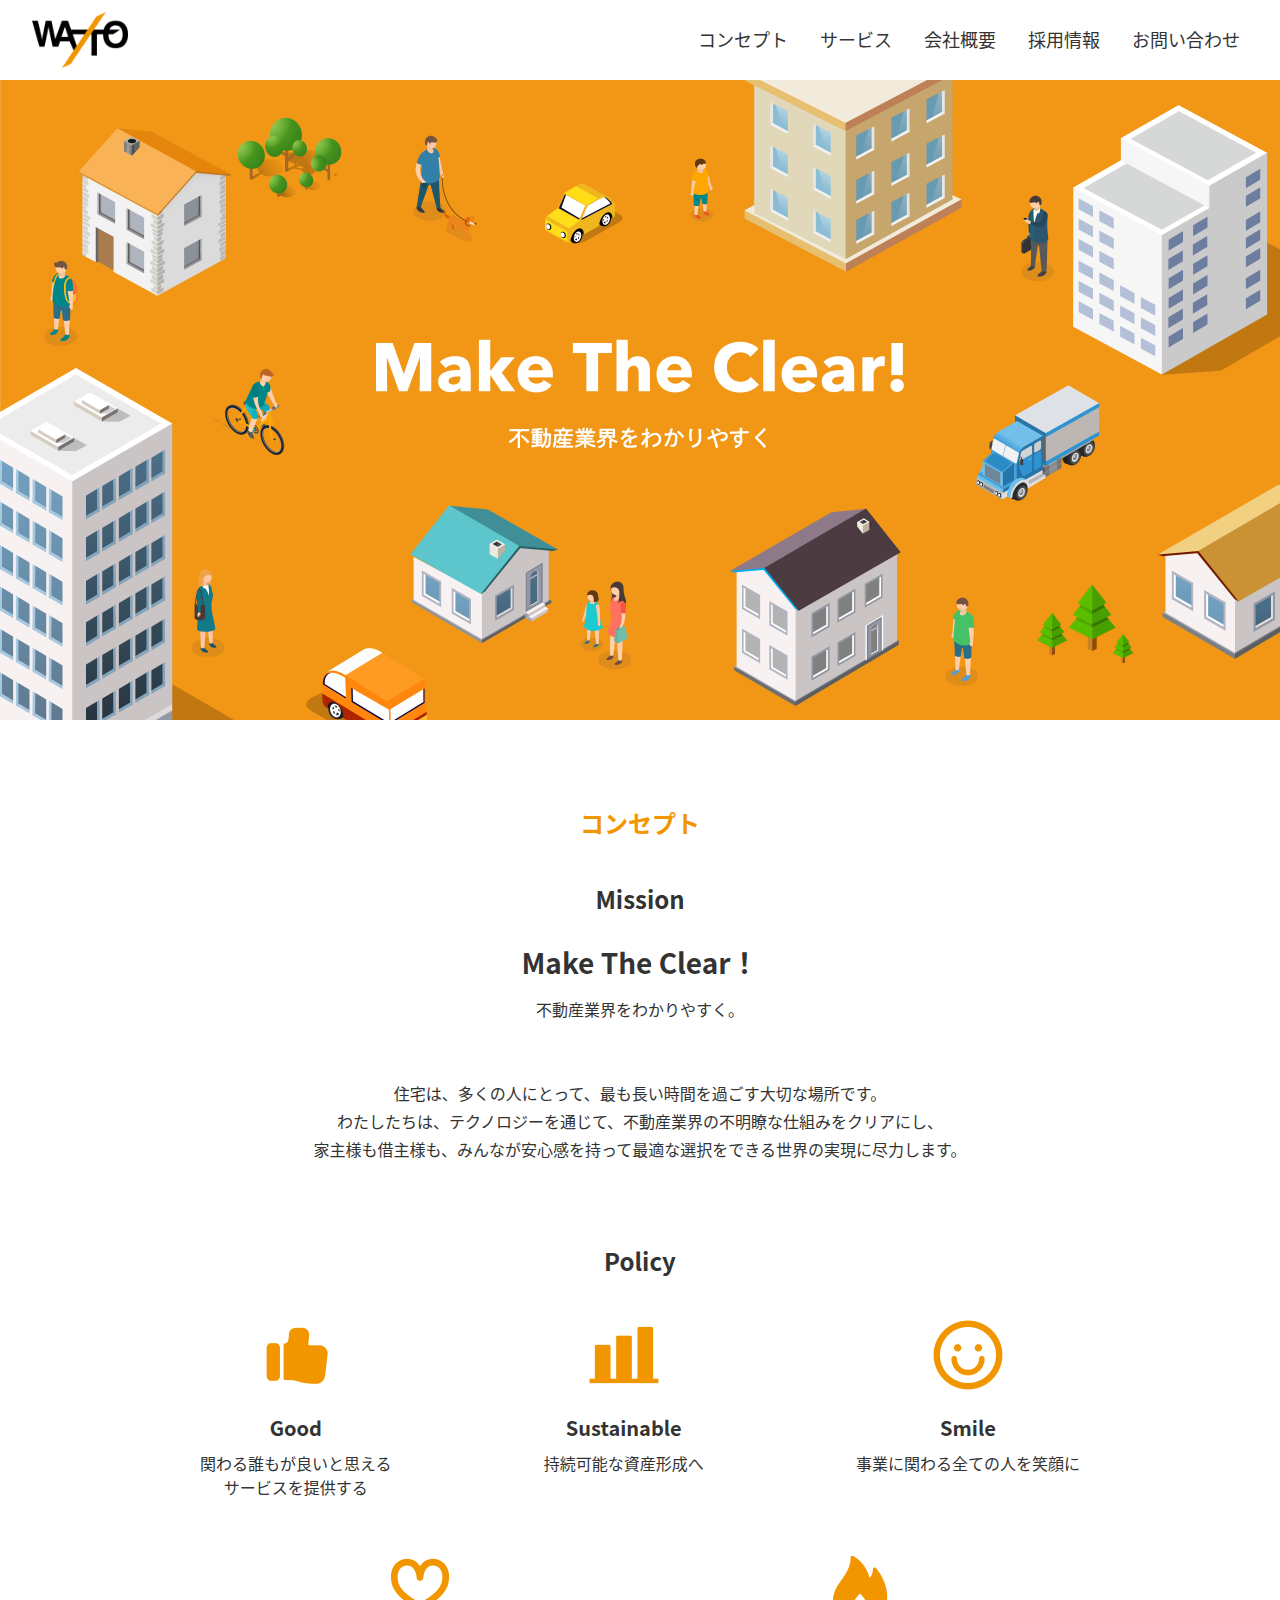
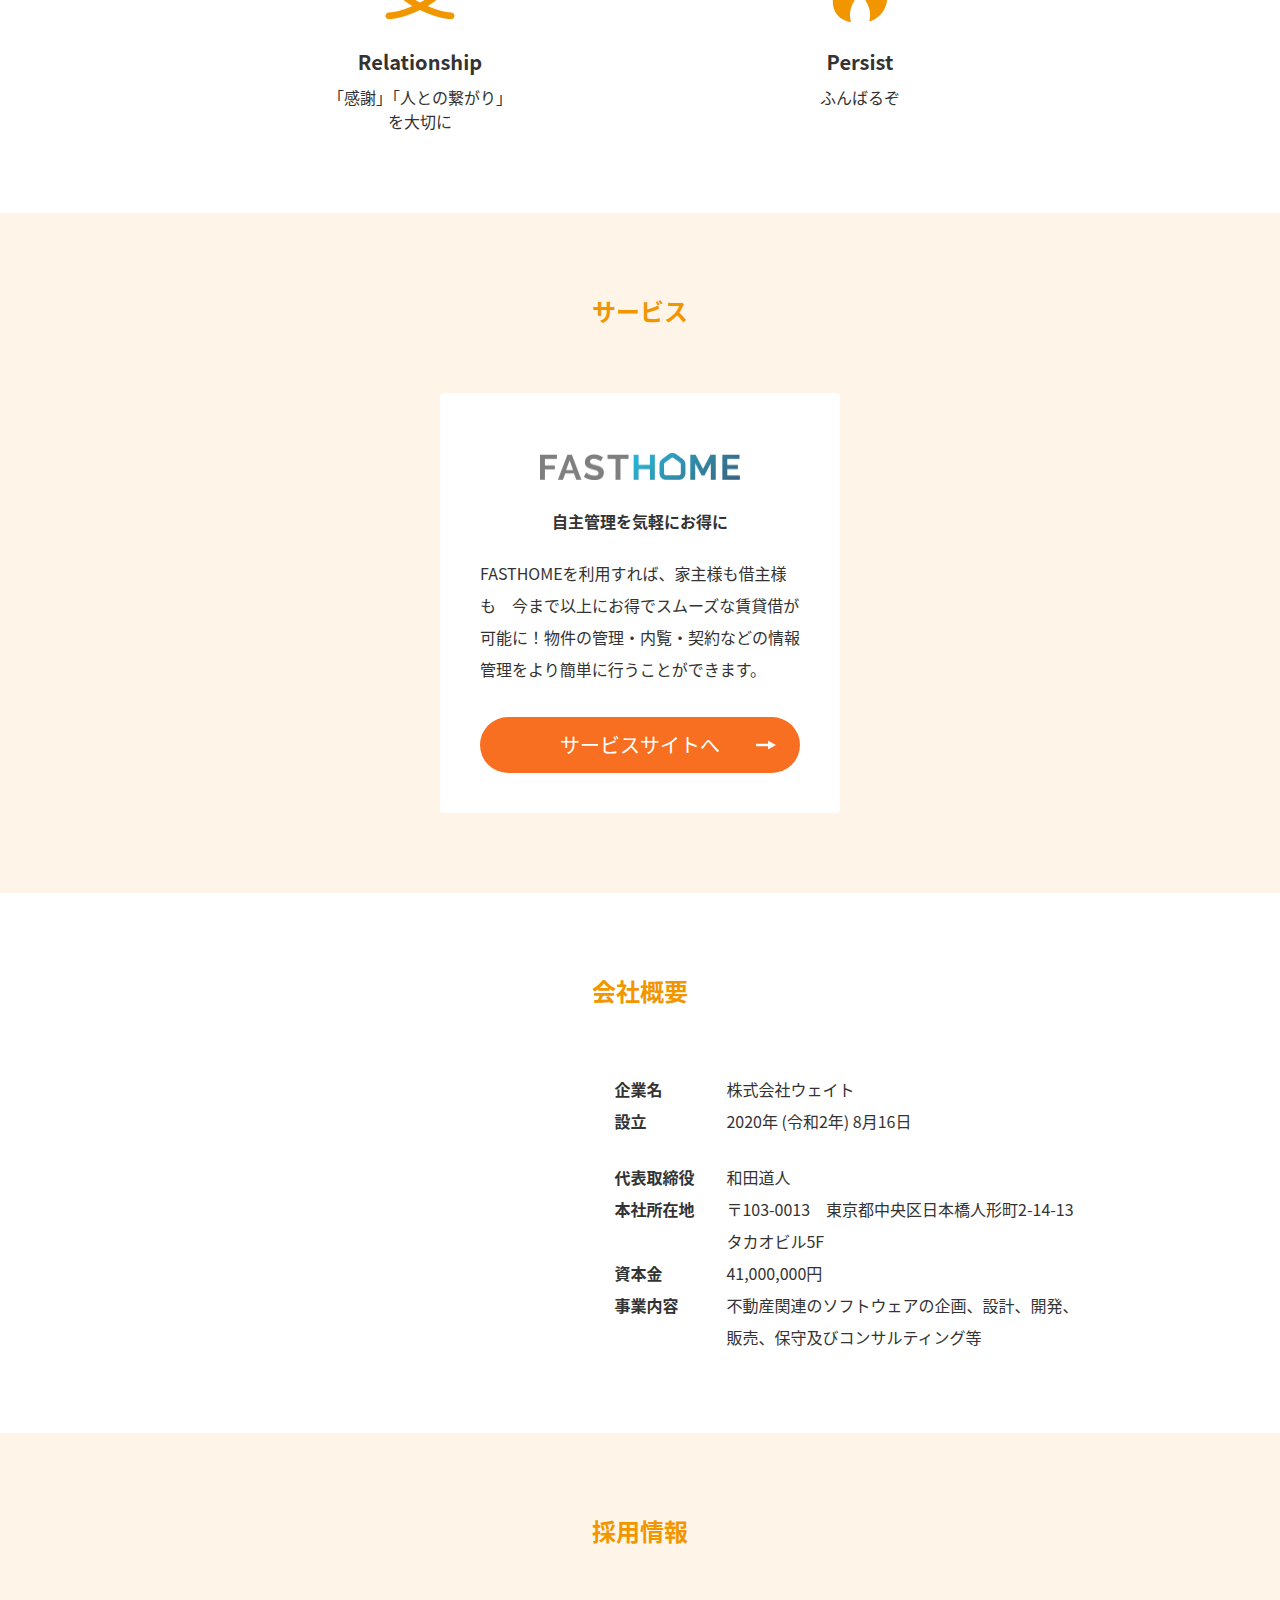
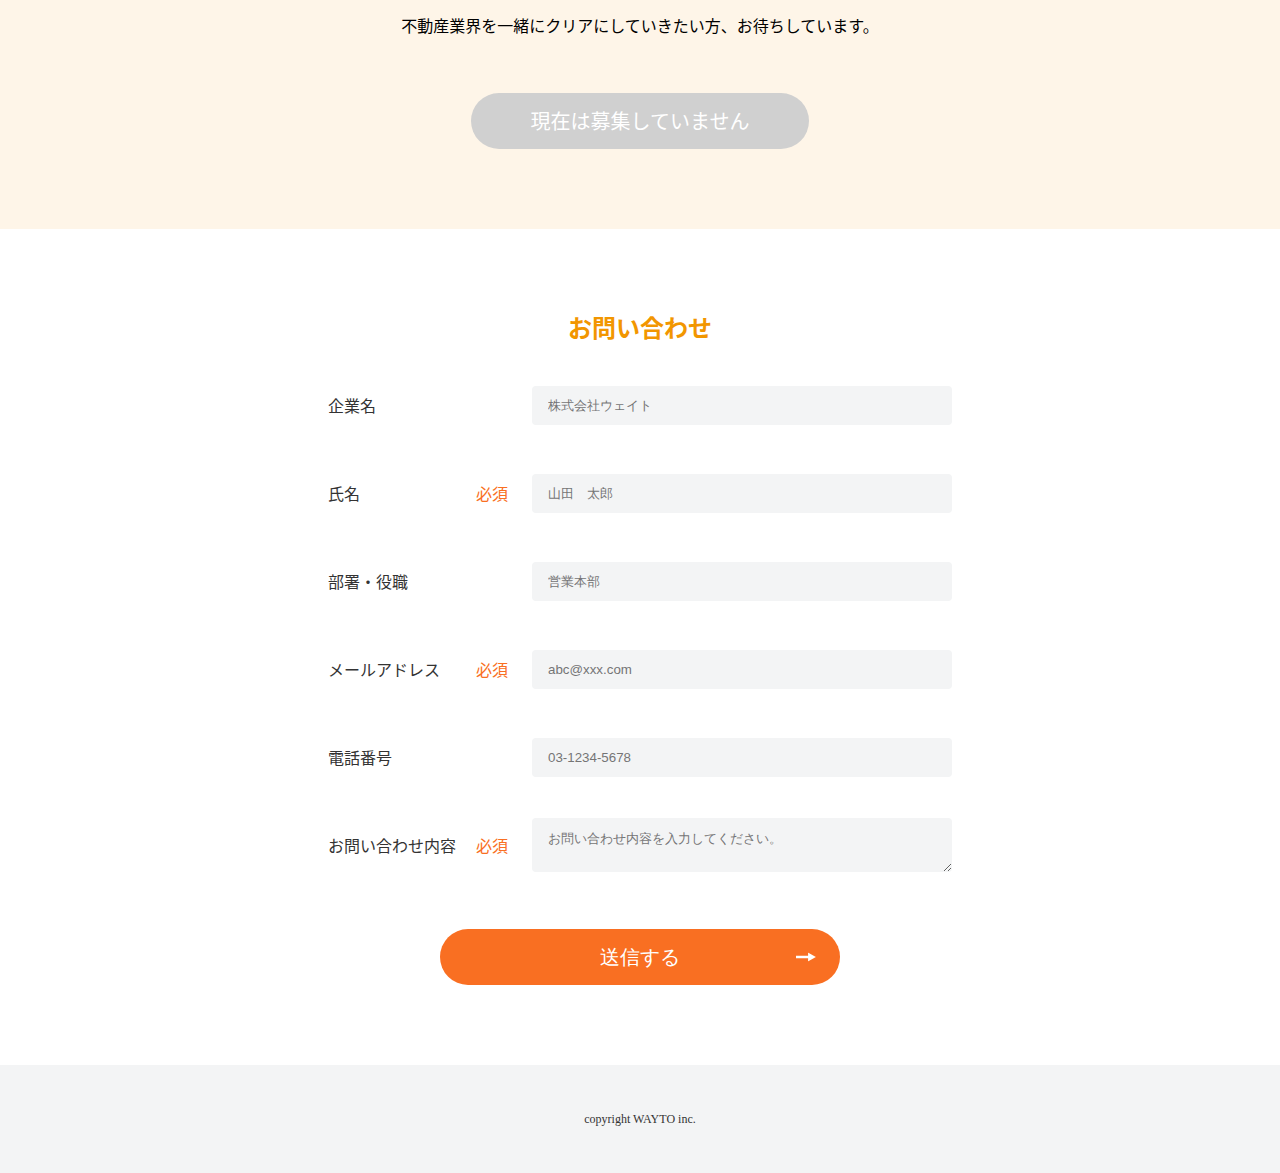
<file: index.html>
<!DOCTYPE html>
<html>
  <head>
	  <title></title>
	  <meta name="viewport" content="width=device-width,initial-scale=1, minimum-scale=1.0, maximum-scale=1.0, user-scalable=no">
	  <meta content="IE=edge" http-equiv="X-UA-Compatible">
	  <meta charset="utf-8">
	  <link href="./style.css" media="screen" rel="stylesheet" />
  </head>
  <body>
  	<header>
  	  <a href='' class='logo'>
  		  <img src="images/logo.png">
  	  </a>
	  <div id='menu' class='menu'>
  		<img src="images/menu.png">
  	</div>
  	<nav class='pc'>
  		<ul>
  		  <li>
		      <a href="#concept">コンセプト</a>
	      </li>
  		  <li>
			    <a href="#services">サービス</a>
	      </li>
  		  <li>
		      <a href="#about">会社概要</a>
	      </li>
  		  <li>
		      <a href="#recruit">採用情報</a>
	      </li>
  		  <li>
		      <a href="#contact">お問い合わせ</a>
	      </li> 				
  		</ul>
  	  </nav>
  	</header>

    <div id='menu-content' class='menu-content sp'>
      <div id='menu-back'>
        <img src="images/menu-back.png">
      </div>
      <nav>
        <ul>
          <li>
            <a href="#concept">コンセプト</a>
          </li>
          <li>
            <a href="#services">サービス</a>
          </li>
          <li>
            <a href="#about">会社概要</a>
          </li>
          <li>
            <a href="#recruit">採用情報</a>
          </li>
          <li>
            <a href="#contact">お問い合わせ</a>
          </li>         
        </ul>
      </nav>
    </div>
  	<main>
  	  <section id='firstview'>
  		  <img src="images/main_bg.png" class='pc'>
  		  <img src="images/main_bg-sp.png" class='sp'>
  	  </section>
  	  <section id='concept'>
	  	  <h2>コンセプト</h2>
	  	  <h3>Mission</h3>
	  	  <p class='mission-title'>Make The Clear！</p>
	  	  <p class='mission-text'>不動産業界をわかりやすく。<br><br><br>住宅は、多くの人にとって、最も長い時間を過ごす大切な場所です。<br>
わたしたちは、テクノロジーを通じて、不動産業界の不明瞭な仕組みをクリアにし、<br>
家主様も借主様も、みんなが安心感を持って最適な選択をできる世界の実現に尽力します。</p>
	  	  <h3>Policy</h3>
	  	  <div class='policies'>
       	  <div class='policies-first'>
       	    <div class='policy'>
       	      <div class='policy-icon'>
       	        <img src="images/concept/good.png">
       	      </div>
       	      <p class='policy--title'>Good</p>
       	      <p class='policy--text'>関わる誰もが良いと思える<br>サービスを提供する</p>
       	    </div>
       	    <div class='policy'>
       	      <div class='policy-icon'>
       	        <img src="images/concept/sustainable.png">
       	      </div>
       	      <p class='policy--title'>Sustainable</p>
       	      <p class='policy--text'>持続可能な資産形成へ</p>
       	    </div>
       	    <div class='policy'>
       	      <div class='policy-icon'>
       	        <img src="images/concept/smile.png">
       	      </div>
       	      <p class='policy--title'>Smile</p>
       	      <p class='policy--text'>事業に関わる全ての人を笑顔に</p>
    	    </div>
       	  </div>
       	  <div class='policies-second'>
            <div class='policy'>
       	      <div class='policy-icon'>
       	        <img src="images/concept/relationship.png">
       	      </div>
       	      <p class='policy--title'>Relationship</p>
       	      <p class='policy--text'>「感謝」「人との繋がり」<br>を大切に </p>
       	    </div>
            <div class='policy'>
       	      <div class='policy-icon'>
       	        <img src="images/concept/persist.png">
       	      </div>
       	      <p class='policy--title'>Persist</p>
       	      <p class='policy--text'>ふんばるぞ</p>
       	    </div>       	  	
       	  </div>
       	</div>
	    </section>
	    <section id='services'>
	  	  <h2>サービス</h2>
	  	  <div class='service'>
   	      <div class='service-icon'>
   	        <img src="images/services/fast-home.png">
   	      </div>
   	      <p class='service--name'>自主管理を気軽にお得に</p>
   	      <p class='service--text'>
						FASTHOMEを利用すれば、家主様も借主様も　今まで以上にお得でスムーズな賃貸借が可能に！物件の管理・内覧・契約などの情報管理をより簡単に行うことができます。
   	      </p>
   	      <a href="" class='service--action'>
   	      	<span>サービスサイトへ</span>
   	        <img src="images/services/arrow-right.png">
   	      </a>
	  	  </div>
  	  </section>

  	  <section id='about'>
	  	  <h2>会社概要</h2>
        <div class='about-wrapper'>
          <iframe src="https://www.google.com/maps/embed?pb=!1m18!1m12!1m3!1d3033.93639032299!2d139.78288171498158!3d35.684393437406534!2m3!1f0!2f0!3f0!3m2!1i1024!2i768!4f13.1!3m3!1m2!1s0x601889457d5bbad1%3A0x2b7a50aae6f7aa37!2z44CSMTAzLTAwMTMg5p2x5Lqs6YO95Lit5aSu5Yy65pel5pys5qmL5Lq65b2i55S677yS5LiB55uu77yR77yU4oiS77yR77yT!5e1!3m2!1sja!2sjp!4v1623672439071!5m2!1sja!2sjp" height="450" style="border:0;" allowfullscreen="" loading="lazy" class= 'about-map'></iframe>
	        <div class='about-description'>
            <div class='about-group'>
          	  <p class='about-group--label'>企業名</p>
        	    <p class='about-group--value'>株式会社ウェイト</p>
            </div>
            <div class='about-group'>
          	  <p class='about-group--label'>設立</p>
        	    <p class='about-group--value'>2020年 (令和2年) 8月16日</p>
            </div>
    　      <div class='about-group'>
          	  <p class='about-group--label'>代表取締役</p>
        	    <p class='about-group--value'>和田道人</p>
            </div>
            <div class='about-group'>
          	  <p class='about-group--label'>本社所在地</p>
        	    <p class='about-group--value'>〒103-0013　東京都中央区日本橋人形町2-14-13タカオビル5F</p>
            </div>
            <div class='about-group'>
	      	    <p class='about-group--label'>資本金</p>
        	    <p class='about-group--value'>41,000,000円</p>
            </div>
            <div class='about-group'>
          	  <p class='about-group--label'>事業内容</p>
        	    <p class='about-group--value'>不動産関連のソフトウェアの企画、設計、開発、<br>販売、保守及びコンサルティング等</p>
            </div>
	  	    </div>
  	    </div>
  	  </section>

  	  <section id='recruit'>
	  	  <h2>採用情報</h2>
	  	  <p>不動産業界を一緒にクリアにしていきたい方、お待ちしています。</p>
	      <a href="" class='recruit--action'>現在は募集していません</a>
  	  </section>

	    <section id='contact'>
	  	  <h2>お問い合わせ</h2>
        <form class='contact-form'>
          <div class='contact-group'>
          	<div class='contact-group--label-group'>
          	  <p class='contact-group--label'>企業名</p>
          	  <span class='required'></span>          		
          	</div>
        	<input type='text' placeholder='株式会社ウェイト' class='contact-group--value'>
          </div>

          <div class='contact-group'>
          	<div class='contact-group--label-group'>
          	  <p class='contact-group--label'>氏名</p>
          	  <span class='required'>必須</span>
          	</div>
        	<input type='text' placeholder='山田　太郎' class='contact-group--value'>
          </div>

          <div class='contact-group'>
          	<div class='contact-group--label-group'>
          	  <p class='contact-group--label'>部署・役職</p>
          	  <span class='required'></span>
          	</div>
        	<input type='text' placeholder='営業本部' class='contact-group--value'>
          </div>

          <div class='contact-group'>
          	<div class='contact-group--label-group'>
          	  <p class='contact-group--label'>メールアドレス</p>
          	  <span class='required'>必須</span>
          	</div>
        	  <input type='email' placeholder='abc@xxx.com' class='contact-group--value'>
          </div>

          <div class='contact-group'>
          	<div class='contact-group--label-group'>
          	  <p class='contact-group--label'>電話番号</p>
          	  <span class='required'></span>
          	</div>
        	  <input type='tel' placeholder='03-1234-5678' class='contact-group--value'>
          </div>

          <div class='contact-group'>
         	  <div class='contact-group--label-group'>
          	  <p class='contact-group--label'>お問い合わせ内容</p>
          	  <span class='required'>必須</span>
            </div>
        	  <textarea placeholder='お問い合わせ内容を入力してください。' class='contact-group--value'></textarea>
          </div>
          <button type='submit' name='action' value='' class='contact-action'>
          	<span>送信する</span>
   	        <img src='images/services/arrow-right.png'>
          </button>
	  	  </form>
  	  </section>
  	</main>
  	<footer>
  	  <p>copyright WAYTO inc.</p>
  	</footer>
    <script type="text/javascript">
      (function(){
        document.getElementById('menu').addEventListener('click',function(){
          document.getElementById('menu-content').classList.toggle('fadein')
          document.getElementById('menu-back').classList.toggle('fadein')
        })

        document.getElementById('menu-back').addEventListener('click',function(){
          document.getElementById('menu-content').classList.toggle('fadein')
          document.getElementById('menu-back').classList.toggle('fadein')
        })

        document.querySelectorAll('#menu-content li').forEach((li) => {
          li.addEventListener('click',function(){
            document.getElementById('menu-content').classList.toggle('fadein')
            document.getElementById('menu-back').classList.toggle('fadein')
          })
        });
      })();
    </script>
  </body>
</html>
</file>
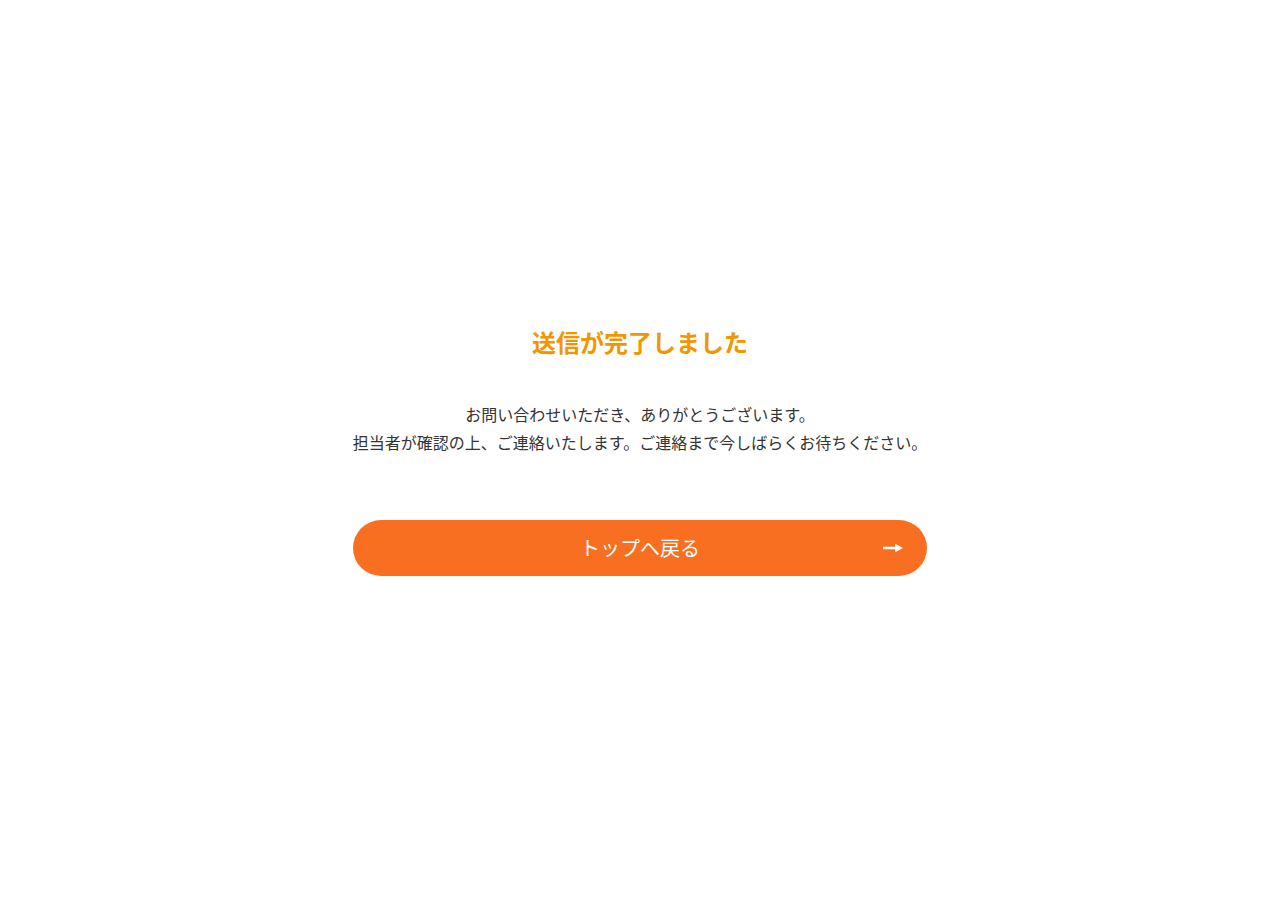
<file: completed.html>
<!DOCTYPE html>
<html>
  <head>
	  <title></title>
	  <meta name="viewport" content="width=device-width,initial-scale=1, minimum-scale=1.0, maximum-scale=1.0, user-scalable=no">
	  <meta content="IE=edge" http-equiv="X-UA-Compatible">
	  <meta charset="utf-8">
	  <link href="./completed.css" media="screen" rel="stylesheet" />
  </head>
  <body>
    <section class='completed'>
      <div class='completed--wrapper'>
        <h2>送信が完了しました</h2>
        <p>
          お問い合わせいただき、ありがとうございます。 <br>担当者が確認の上、ご連絡いたします。ご連絡まで今しばらくお待ちください。
        </p>
        <a href="./index.html" class='completed--wrapper--action'>
          <span>トップへ戻る</span>
          <img src="images/services/arrow-right.png">
        </a>
      </div>
    </section>
  </body>
</html>
</file>
<file: style.css>
html {
  scroll-behavior: smooth;
}
body {
  margin: 0;
  font-family: Noto Sans CJK JP;
}

section {
  padding: 80px 200px;
}

section h2 {
  margin: 0;
  text-align: center;
  color: #F29600;
  font-size: 24px;
  font-weight: bold;
  line-height: 36px;
}

@media screen and (max-width: 768px) {
  section {
    padding: 40px;
  }

  section h2 {
    font-size: 20px;
    line-height: 30px;
  }
}

.none {
  display: none;
}

.fadein {
  left: 0 !important;
}

/* header section*/

header {
  position: fixed;
  top: 0;
  right: 0;
  left: 0;
  display: flex;
  justify-content: space-between;
  background: #FFFFFF;
  width: 100%;
  height: 80px;
}

  header .logo {
  	display: block;
  	margin: 12px 0 12px 32px;
    width: 96px;
    height: 56px;
    overflow: hidden;
  }

	header .logo img {
	  width: 100%;
	  object-fit: cover;
	}

  header .menu {
  	margin: 24px 26px 23.5px 0;
  	width: 28px;
  	height: 24.5px;
  	overflow: hidden;
  	cursor: pointer;
  	display: none;
  }

  	header .menu img {
	    width: 100%;
	    height: auto;
	    min-height: 100%;
	  }

  header nav {
  	margin-right: 40px;
  }

	  header nav ul {
      display: flex;
      margin: 28px 0;
	  }

	    header nav ul li {
	  	  list-style: none;
	    }

	    header nav ul li:nth-child(n + 2) {
	  	  margin-left: 32px;
	    }

		    header nav ul li a {
		      color: #333333;
		      font-size: 18px;
		      line-height: 20px;
		      text-decoration: none;
		    }

        header nav ul li a:hover {
          opacity: 0.7;
        }

.menu-content {
  position: fixed;
  top: 0;
  right: 0;
  bottom: 0;
  left: 200vw;
  background: #FFFFFF;
  z-index: 100;

  transition-duration: .5s;
}
  .menu-content #menu-back {
    display: flex;
    justify-content: flex-end;
    align-items: center;
    padding-right: 27px;
    height: 72px;
    text-align: right;
    box-sizing: border-box;
    cursor: pointer;

    transition-duration: .5s;
  }

    .menu-content #menu-back img {
      width: 26px;
    }

  .menu-content ul {
    padding: 0;
  }

    .menu-content ul li {
      width: 100%;
      text-align: center;
      list-style: none;
    }

      .menu-content ul li a {
        display: block;
        padding: 25px;
        width: 100%;
        color: #333333;
        font-size: 20px;
        line-height: 30px;
        text-decoration: none;
        box-sizing: border-box;
      }


@media screen and (max-width: 768px) {
  header {
    height: 72px;
  }

	  header nav {
	    display: none;
    }

    header .logo {
  	  margin: 17px 0 13px 16px;
      width: 72px;
      height: 42px;
    }

    header .menu {
      display: block;
    }
}

/* header section */

/* main section */
main {
  width: 100%;
}

/* main section */

/* firstview section */
#firstview {
  padding: 0;
  width: 100%;
  overflow: hidden;
}

  #firstview img {
    width: 100%;
    object-fit: cover;
  }

  #firstview .sp {
    display: none;
    height: 100%;
  }

@media screen and (max-width: 768px) {
  #firstview {
    width: 100%;
  }

    #firstview .sp {
      display: inline;
    }

    #firstview .pc {
      display: none;
    }
}

@media screen and (max-width: 360px) {
  #firstview {
    height: 620px;
  }

    #firstview .sp {
      display: inline;
    }
}

/* firstview section */

/* concept section */
#concept {}

  #concept h3 {
  	margin: 40px 0 0 0;
    color: #333333;
	  font-size: 24px;
	  font-weight: bold;
	  line-height: 36px;
	  text-align: center;
  }

  #concept .mission-title {
	  margin: 24px 0 0 0;
	  color: #333333;
	  font-size: 28px;
    font-weight: bold;
	  line-height: 42px;
	  text-align: center;
  }

  #concept .mission-text {
  	margin: 12px 0 80px 0;
	  color: #333333;
	  font-size: 16px;
	  line-height: 28px;
	  text-align: center;
  }

  #concept .policies {
    margin: 36px 0 0 0;
  }

    #concept .policies-first {
      display: flex;
      justify-content: space-between;
      flex-wrap: wrap;
    }

    #concept .policies-second {
      display: flex;
      justify-content: space-around;
      flex-wrap: wrap;
      margin-top: 50px;
    }

      #concept .policies .policy {
      	text-align: center;
      }

      #concept .policies-second .policy {
      	width: 192px;
      }

      #concept .policies .policy .policy-icon {
      	margin: 0 auto;
      	width: 80px;
      	height: 80px;
      	overflow: hidden;
      }

        #concept .policies .policy .policy-icon img {
		      width: 100%;
		      height: auto;
		      min-height: 100%;
        }

      #concept .policies .policy .policy--title {
        margin: 18px 0 0 0;
		    color: #333333;
        font-size: 20px;
		    font-weight: bold;
		    line-height: 30px;
      }

      #concept .policies .policy .policy--text {
        margin: 8px 0 0 0;
		    color: #333333;
		    font-size: 16px;
		    line-height: 24px;
      }

@media screen and (max-width: 768px) {
  #concept .mission-title {
    margin: 16px 0 0 0;
  }

  #concept .mission-text {
    margin: 12px 0 40px 0;
  }

  #concept .policies {
    margin: 9px 0 0 0;
  }

    #concept .policies-first, #concept .policies-second {
      margin: 0;
    }

      #concept .policies .policy {
  	    margin-top: 36px;
        width: 100%;
      }

        #concept .policies .policy .policy--title {
          font-size: 20px;
          line-height: 20px;
        }

        #concept .policies .policy .policy--text {
          font-size: 14px;
        }
}

/* concept section */

/* service section */
#services {
  background: #FEF5E8;
}
  #services .service {
	  border-radius: 4px;
	  box-sizing: border-box;
	  margin: 64px auto 0;
	  padding: 60px 40px;
  	width: 400px;
	  height: 420px;
	  background: #FFFFFF;
  }

    #services .service .service-icon {
      margin: 0 auto;
      width: 200px;
    }

      #services .service .service-icon img {
		    width: 100%;
		    object-fit: cover;
      }

    #services .service .service--name {
      margin: 24px 0 0 0;
      color: #333333;
	    font-size: 16px;
	    font-weight: bold;
	    line-height: 24px;
	    text-align: center;
    }

    #services .service .service--text {
      margin: 24px 0 0 0;
      color: #333333;
	    font-size: 16px;
	    line-height: 32px;
	    text-align: left;
    }

    #services .service .service--action {
      position: relative;
      display: inline-block;
  	  border-radius: 100px;
      margin: 32px 0 0 0;
      padding: 18px 20px;
      width: calc(100% - 40px);
      background: #F96F22;
      color: #FFFFFF;
      text-decoration: none;
      text-align: center;
      font-size: 20px;
      line-height: 20px;
    }

    #services .service .service--action:hover {
          opacity: 0.7;
    }

        #services .service .service--action img {
	        position: absolute;
	        top: calc((100% - 10.25px) / 2);
	        right: 24px;
          width: 20px;
          object-fit: cover;
        }

@media screen and (max-width: 768px) {
  #services .service {
	  margin: 24px auto 0;
	  padding: 40px 20px;
  	width: 100%;
	  height: auto;
  }

    #services .service .service-icon {
      height: 27.22px;
    }

    #services .service .service--name {
      margin: 21px 0 0 0;
    }

    #services .service .service--text {
      margin: 24px 0 0 0;
      color: #333333;
      font-size: 14px;
      line-height: 28px;
      text-align: left;
    }
}

/* service section */

/* about section */
#about {
}

  #about .about-wrapper {
  	display: flex;
    margin: 64px 0 0 0;
  }

  #about .about-map {
    width: 400px;
    height: 280px;
  }

  #about .about-description {
  	margin-left: 80px;
  }

    #about .about-group {
      display: flex;
    }

      #about .about-group--label {
        margin: 0;
      	width: 88px;
        color: #333333;
        font-size: 16px;
        font-weight: bold;
        line-height: 32px;
      }

      #about .about-group--value {
      	margin: 0 0 0 24px;
      	width: calc(100% - 112px);
        color: #333333;
      	font-size: 16px;
        line-height: 32px;
      }

@media screen and (max-width: 768px) {
  #about .about-wrapper {
  	display: block;
    margin-top: 24px; 
  }

    #about .about-map {
      display: block;
      margin: 0 auto;
      width: 280px;
      height: 200px;
    }

    #about .about-description {
  	  margin-top: 24px;
  	  margin-left: 0;
    }

      #about .about-group--label {
        width: 64px;
        font-size: 14px;
        line-height: 28px;
      }

      #about .about-group--value {
        margin: 0 0 0 24px;
        width: calc(100% - 88px);
        font-size: 14px;
        line-height: 28px;
      }
}

/* about section */

/* recruit section */
#recruit {
  background: #FEF5E8;
  text-align: center;
}

#recruit p {
  margin: 64px 0 0 0;
  font-size: 16px;
  line-height: 24px;
}	

#recruit .recruit--action {
  display: inline-block;
  border-radius: 100px;
  margin: 56px auto 0;
  padding: 18px 60px;
  background: #D0D0D0;
  color: #FFFFFF;
  font-size: 20px;
  line-height: 20px;
  text-decoration: none;
}	

@media screen and (max-width: 768px) {
  #recruit p {
    margin: 32px 0 0 0;
    font-size: 14px;
    line-height: 28px;
  } 
  #recruit .recruit--action {
    margin: 24px auto 0;
    padding: 14px 50px;
    font-size: 16px;
  }
}

/* recruit section */

#contact .contact-form {
  margin: 0 auto;
  max-width: 624px;
}

  #contact .contact-group {
  	display: flex;
  	align-items: center;
  	margin-top: 32px;
  }

    #contact .contact-group--label-group {
      display: flex;
      align-items: center;
    }

      #contact .contact-group--label {
        width: 132px;
	      color: #333333;
	      font-size: 16px;
	      line-height: 24px;
      }

      #contact .required {
  	    margin-left: 16px;
  	    width: 40px;
        color: #F96F22;
	      font-size: 16px;
	      line-height: 24px;
      }

    #contact .contact-group--value {
      border: none;
  	  margin-left: 16px;
  	  padding: 12px 16px;
  	  width: calc(100% - 206px);
      background: #F3F4F5;
      border-radius: 4px;
    }

    #contact .contact-action {
      position: relative;
      display: block;
      border: none;
      border-radius: 100px;
      margin: 56px auto 0;
      padding: 18px 20px;
      max-width: 400px;
      width: calc(100% - 40px);
      background: #F96F22;
      color: #FFFFFF;
      text-decoration: none;
      text-align: center;
      font-size: 20px;
      line-height: 20px;
    }

    #contact .contact-action:hover {
          opacity: 0.7;
    }

      #contact .contact-action img {
        position: absolute;
        top: calc((100% - 10.25px) / 2);
        right: 24px;
        width: 20px;
        object-fit: cover;
      }

@media screen and (max-width: 768px) {
  #contact {

  }

    #contact .contact-group {
      display: block;
      margin-top: 24px;
    }

      #contact .contact-group--label-group {
        width: 100%;
      }

        #contact .contact-group--label {
          width: auto;
          font-size: 14px;
          line-height: 28px;
        }

        #contact .required {
          margin-left: 8px;
          font-size: 14px;
          line-height: 28px;
        }

      #contact .contact-group--value {
        margin-left: 0;
        width: 100%;
        box-sizing: border-box;
      }

      #contact textarea {
        height: 257px;
      }


    #contact .contact-action {
      margin: 32px auto 0;
      padding: 14px 97px;
      width: 100%;
      max-width: 280px;
      font-size: 16px;
      line-height: 20px;
    }
}

/* recruit section */

/* footer section */
footer {
  padding: 34px 0;
  background: #F3F4F5;
  text-align: center;
}

  footer p {
	  color: #333333;
	  font-size: 12px;
	  line-height: 16px;
  	font-family: Roboto;
  }
@media screen and (max-width: 768px) {
  footer {
    padding: 16px 0;
  }

    footer p {
      font-size: 10px;
      line-height: 12px;
    }
}
/* footer section */
</file>
<file: completed.css>
body {
  margin: 0;
  font-family: Noto Sans CJK JP;
}

section.completed {
  display: flex;
  align-items: center;
  justify-content: center;
  width: 100vw;
  height: 100vh;
}

  .completed--wrapper {
    display: flex;
    flex-direction: column;
  　flex-wrap: wrap;
    text-align: center;
  }

    .completed--wrapper h2 {
      margin: 0;
      color: #F29600;
      font-size: 24px;
      font-weight: bold;
      line-height: 36px;
    }

    .completed--wrapper p {
      margin: 40px 0 0 0;
      color: #333333;
      font-size: 16px;
      line-height: 28px;
    }

    .completed--wrapper--action {
      position: relative;
      display: inline-block;
      border-radius: 100px;
      margin: 64px 0 0 0;
      padding: 18px 20px;
      width: calc(100% - 40px);
      background: #F96F22;
      color: #FFFFFF;
      text-decoration: none;
      text-align: center;
      font-size: 20px;
      line-height: 20px;
    }

    .completed--wrapper--action:hover {
      opacity: 0.7;
    }

        .completed--wrapper--action img {
          position: absolute;
          top: calc((100% - 10.25px) / 2);
          right: 24px;
          width: 20px;
          object-fit: cover;
        }

@media screen and (max-width: 768px) {

  .completed--wrapper {
    padding: 0 40px;
  }

    .completed--wrapper h2 {
      font-size: 20px;
      line-height: 30px;
    }

    .completed--wrapper p {
      font-size: 14px;
      line-height: 24px;
    }

    .completed--wrapper--action {
      font-size: 16px;
      line-height: 20px;
    }
}
</file>
